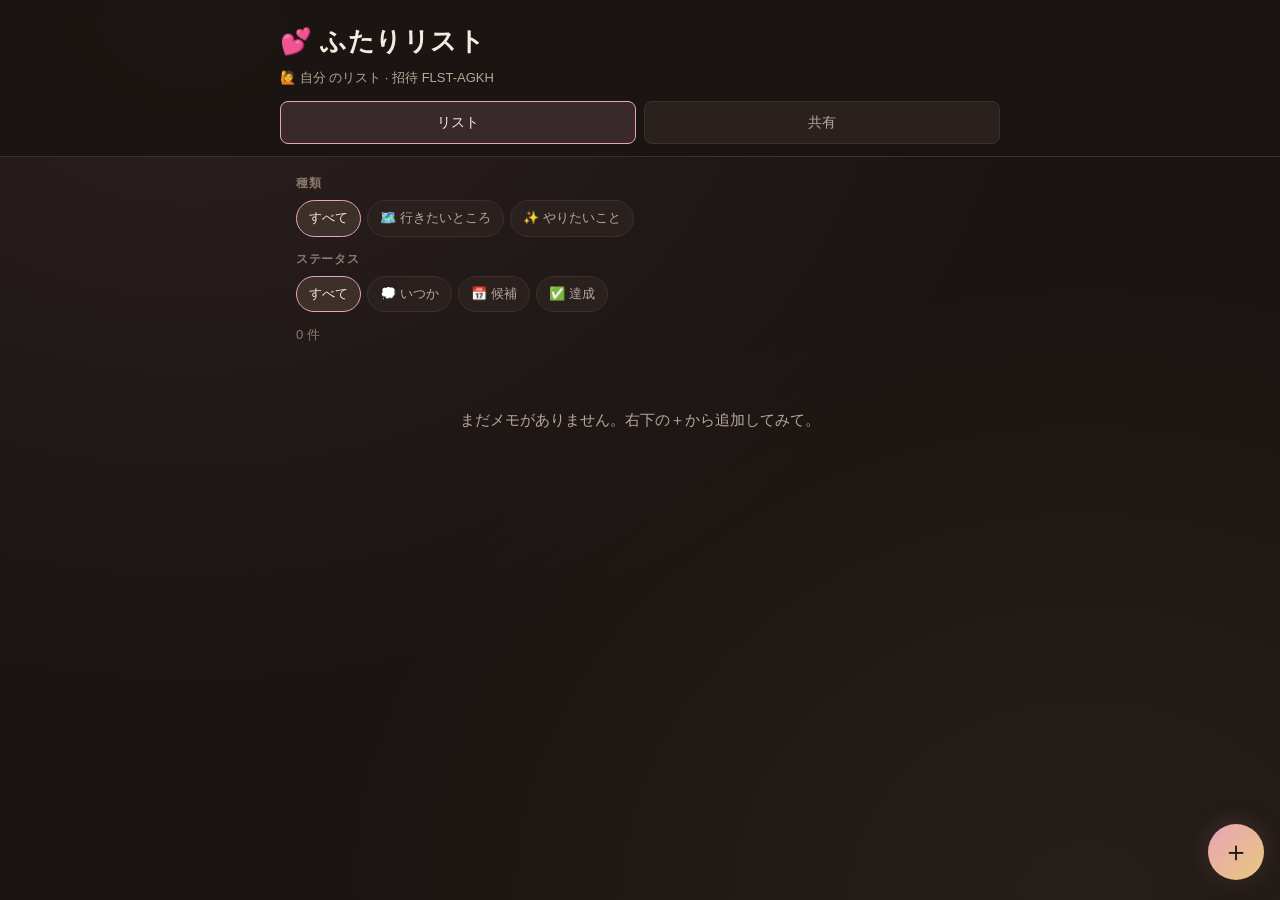
<file: index.html>
<!DOCTYPE html>
<html lang="ja">
<head>
  <meta charset="UTF-8">
  <meta name="viewport" content="width=device-width, initial-scale=1.0, viewport-fit=cover">
  <meta name="description" content="行きたいところ・やりたいことを、ふたりで共有できるリスト">
  <meta name="theme-color" content="#1a1412">
  <meta name="mobile-web-app-capable" content="yes">
  <meta name="apple-mobile-web-app-capable" content="yes">
  <meta name="apple-mobile-web-app-status-bar-style" content="black-translucent">
  <meta name="apple-mobile-web-app-title" content="ふたりリスト">
  <title>💕 ふたりリスト</title>
  <link rel="icon" href="./icons/icon.svg" type="image/svg+xml">
  <link rel="apple-touch-icon" href="./icons/icon.svg">
  <link rel="manifest" href="./manifest.json">
  <link rel="stylesheet" href="styles.css">
</head>
<body>
  <header class="header">
    <div class="header__inner">
      <h1 class="header__title">💕 ふたりリスト</h1>
      <p class="header__subtitle" id="header-subtitle">行きたい・やりたいを、のこしておこう</p>
    </div>
    <nav class="header__nav" aria-label="メイン">
      <button type="button" class="nav-btn nav-btn--active" data-view="list">リスト</button>
      <button type="button" class="nav-btn" data-view="share">共有</button>
    </nav>
  </header>

  <main class="main">
    <!-- リスト画面 -->
    <section id="view-list" class="view view--active">
      <div class="filters">
        <div class="filters__group">
          <h2 class="filters__label">種類</h2>
          <div class="filters__buttons" id="type-filters" role="group"></div>
        </div>
        <div class="filters__group">
          <h2 class="filters__label">ステータス</h2>
          <div class="filters__buttons" id="status-filters" role="group"></div>
        </div>
      </div>

      <p class="result-count" id="result-count" aria-live="polite"></p>

      <section class="item-list" id="item-list" aria-label="リスト一覧"></section>

      <p class="empty-state" id="empty-state" hidden>
        まだメモがありません。右下の＋から追加してみて。
      </p>
    </section>

    <!-- 共有画面 -->
    <section id="view-share" class="view" hidden>
      <div class="share-card">
        <h2 class="share-card__title">👤 あなたはどちら？</h2>
        <p class="share-card__desc">メモの投稿者として記録されます。パートナーが参加したら各自選んでね。</p>
        <div class="member-picker" id="member-picker" role="group" aria-label="メンバー選択"></div>
      </div>

      <div class="share-card">
        <h2 class="share-card__title">✏️ 表示名（端末内のみ）</h2>
        <p class="share-card__desc">本名は GitHub に載りません。ここで設定した名前はこの端末（とエクスポートファイル）にだけ保存されます。</p>
        <label class="field">
          <span class="field__label">自分の表示名（任意）</span>
          <input type="text" class="field__input" id="label-member-a" maxlength="20" placeholder="例: 自分" autocomplete="off">
        </label>
        <label class="field">
          <span class="field__label">相手の表示名（任意）</span>
          <input type="text" class="field__input" id="label-member-b" maxlength="20" placeholder="例: 相手" autocomplete="off">
        </label>
        <button type="button" class="btn btn--ghost" id="save-labels">表示名を保存</button>
      </div>

      <div class="share-card">
        <h2 class="share-card__title">🔗 ワークスペース</h2>
        <p class="share-card__desc">同じコードを入力すると、ふたりのリストが同期できます（クラウド設定後）。</p>
        <div class="invite-code">
          <span class="invite-code__label">招待コード</span>
          <code class="invite-code__value" id="invite-code">------</code>
          <button type="button" class="btn btn--ghost btn--small" id="copy-invite">コピー</button>
        </div>
        <label class="field">
          <span class="field__label">別のワークスペースに参加</span>
          <div class="field__row">
            <input type="text" class="field__input" id="join-code" placeholder="例: FLST-4X2K" autocomplete="off">
            <button type="button" class="btn btn--ghost" id="join-workspace">参加</button>
          </div>
        </label>
      </div>

      <div class="share-card">
        <h2 class="share-card__title">📤 今すぐ共有（ファイル）</h2>
        <p class="share-card__desc">クラウド設定前でも、JSON の送受信でパートナーとリストを共有できます。</p>
        <div class="share-actions">
          <button type="button" class="btn btn--ghost" id="export-json">エクスポート</button>
          <label class="btn btn--ghost">
            インポート
            <input type="file" id="import-json" accept="application/json,.json" hidden>
          </label>
        </div>
        <label class="field field--checkbox">
          <input type="checkbox" id="import-merge" checked>
          <span>既存のメモとマージする（オフで上書き）</span>
        </label>
      </div>

      <div class="share-card">
        <h2 class="share-card__title">☁️ クラウド同期（任意）</h2>
        <p class="share-card__desc">Supabase を設定すると、リアルタイムでふたりのリストが更新されます。</p>
        <label class="field">
          <span class="field__label">Supabase URL</span>
          <input type="url" class="field__input" id="supabase-url" placeholder="https://xxxx.supabase.co">
        </label>
        <label class="field">
          <span class="field__label">Anon Key</span>
          <input type="password" class="field__input" id="supabase-key" placeholder="eyJ...">
        </label>
        <div class="share-actions">
          <button type="button" class="btn btn--primary" id="save-sync">保存して同期</button>
          <button type="button" class="btn btn--ghost" id="sync-now">今すぐ同期</button>
        </div>
        <p class="sync-status" id="sync-status" aria-live="polite"></p>
      </div>

      <div class="share-card share-card--privacy">
        <h2 class="share-card__title">🔒 プライバシー</h2>
        <ul class="privacy-list">
          <li>メモは端末内（localStorage）に保存</li>
          <li>GitHub のコードに本名は含まれない</li>
          <li>表示名は端末内のみ（任意設定）</li>
          <li>エクスポートは自分で実行したときだけ</li>
          <li>クラウド同期は Supabase を自分で設定した場合のみ</li>
        </ul>
      </div>
    </section>
  </main>

  <button type="button" class="fab" id="fab-add" aria-label="新しいメモを追加">＋</button>

  <!-- 追加・編集モーダル -->
  <dialog class="modal" id="item-modal" aria-labelledby="modal-title">
    <form class="modal__form" id="item-form">
      <header class="modal__header">
        <h2 class="modal__title" id="modal-title">メモを追加</h2>
        <button type="button" class="modal__close" id="modal-close" aria-label="閉じる">×</button>
      </header>

      <div class="modal__body">
        <div class="type-toggle" id="type-toggle" role="group" aria-label="種類"></div>

        <label class="field">
          <span class="field__label">タイトル</span>
          <input type="text" class="field__input" id="item-title" required maxlength="80" placeholder="例: 鎌倉の海辺カフェ">
        </label>

        <label class="field">
          <span class="field__label">メモ（任意）</span>
          <textarea class="field__input field__textarea" id="item-memo" rows="3" maxlength="500" placeholder="行きたい理由、候補日、リンクなど"></textarea>
        </label>

        <label class="field">
          <span class="field__label">タグ</span>
          <div class="tag-picker" id="tag-picker" role="group"></div>
        </label>

        <label class="field">
          <span class="field__label">ステータス</span>
          <select class="field__input" id="item-status">
            <option value="someday">💭 いつか</option>
            <option value="planned">📅 候補</option>
            <option value="done">✅ 達成！</option>
          </select>
        </label>

        <label class="field field--checkbox">
          <input type="checkbox" id="item-pinned">
          <span>📌 次はここ！（ピン留め）</span>
        </label>
      </div>

      <footer class="modal__footer">
        <button type="button" class="btn btn--danger" id="item-delete" hidden>削除</button>
        <button type="submit" class="btn btn--primary">保存</button>
      </footer>
    </form>
  </dialog>

  <div class="toast" id="toast" role="status" aria-live="polite" hidden></div>

  <script src="app.js"></script>
</body>
</html>
</file>
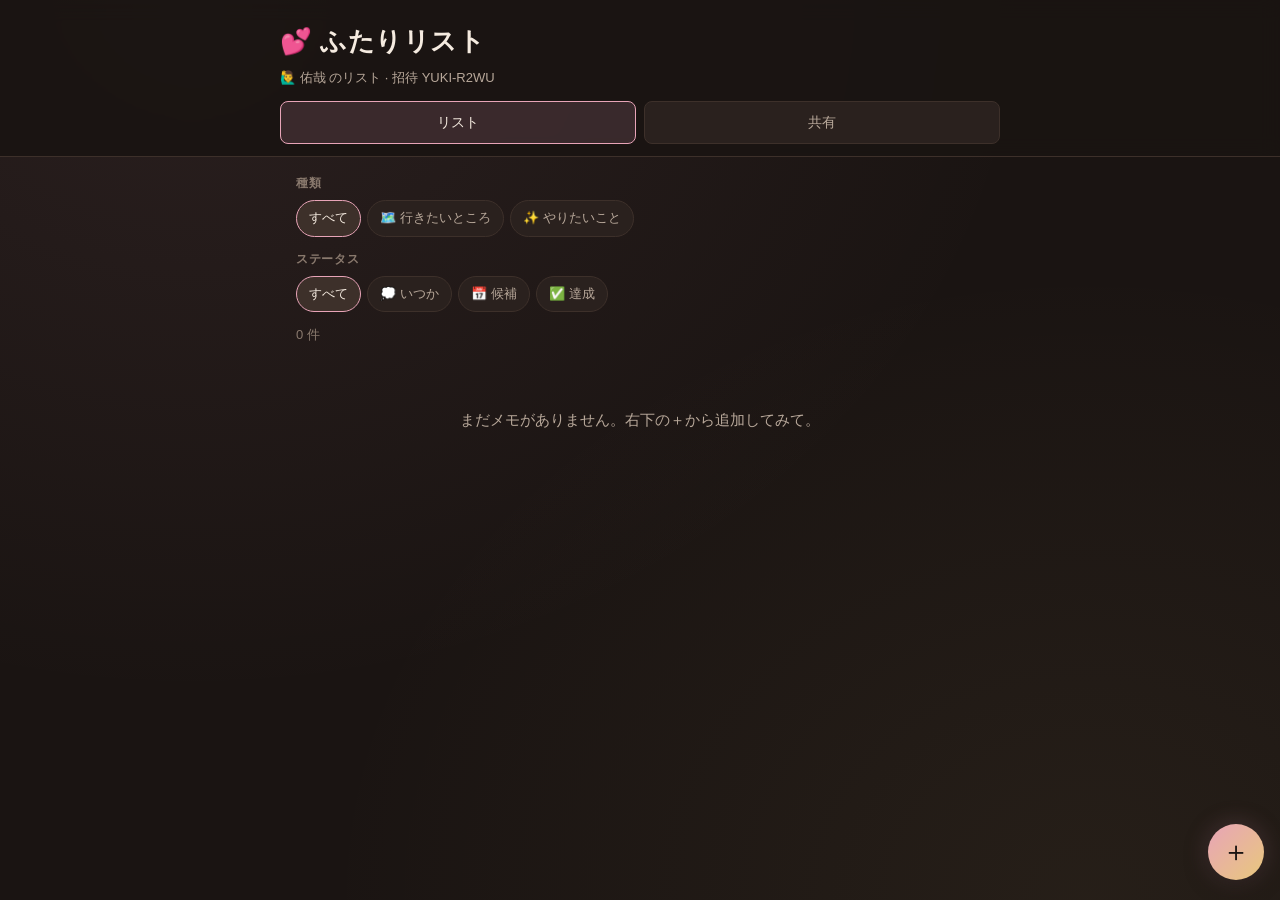
<file: futari-list/index.html>
<!DOCTYPE html>
<html lang="ja">
<head>
  <meta charset="UTF-8">
  <meta name="viewport" content="width=device-width, initial-scale=1.0, viewport-fit=cover">
  <meta name="description" content="行きたいところ・やりたいことを、ふたりで共有できるリスト">
  <meta name="theme-color" content="#1a1412">
  <meta name="mobile-web-app-capable" content="yes">
  <meta name="apple-mobile-web-app-capable" content="yes">
  <meta name="apple-mobile-web-app-status-bar-style" content="black-translucent">
  <meta name="apple-mobile-web-app-title" content="ふたりリスト">
  <title>💕 ふたりリスト</title>
  <link rel="icon" href="./icons/icon.svg" type="image/svg+xml">
  <link rel="apple-touch-icon" href="./icons/icon.svg">
  <link rel="manifest" href="./manifest.json">
  <link rel="stylesheet" href="styles.css">
</head>
<body>
  <header class="header">
    <div class="header__inner">
      <h1 class="header__title">💕 ふたりリスト</h1>
      <p class="header__subtitle" id="header-subtitle">行きたい・やりたいを、のこしておこう</p>
    </div>
    <nav class="header__nav" aria-label="メイン">
      <button type="button" class="nav-btn nav-btn--active" data-view="list">リスト</button>
      <button type="button" class="nav-btn" data-view="share">共有</button>
    </nav>
  </header>

  <main class="main">
    <!-- リスト画面 -->
    <section id="view-list" class="view view--active">
      <div class="filters">
        <div class="filters__group">
          <h2 class="filters__label">種類</h2>
          <div class="filters__buttons" id="type-filters" role="group"></div>
        </div>
        <div class="filters__group">
          <h2 class="filters__label">ステータス</h2>
          <div class="filters__buttons" id="status-filters" role="group"></div>
        </div>
      </div>

      <p class="result-count" id="result-count" aria-live="polite"></p>

      <section class="item-list" id="item-list" aria-label="リスト一覧"></section>

      <p class="empty-state" id="empty-state" hidden>
        まだメモがありません。右下の＋から追加してみて。
      </p>
    </section>

    <!-- 共有画面 -->
    <section id="view-share" class="view" hidden>
      <div class="share-card">
        <h2 class="share-card__title">👤 あなたの名前</h2>
        <p class="share-card__desc">追加したメモに表示されます。祐希ちゃんが参加したら各自選んでね。</p>
        <div class="member-picker" id="member-picker" role="group" aria-label="メンバー選択"></div>
      </div>

      <div class="share-card">
        <h2 class="share-card__title">🔗 ワークスペース</h2>
        <p class="share-card__desc">同じコードを入力すると、ふたりのリストが同期できます（クラウド設定後）。</p>
        <div class="invite-code">
          <span class="invite-code__label">招待コード</span>
          <code class="invite-code__value" id="invite-code">------</code>
          <button type="button" class="btn btn--ghost btn--small" id="copy-invite">コピー</button>
        </div>
        <label class="field">
          <span class="field__label">別のワークスペースに参加</span>
          <div class="field__row">
            <input type="text" class="field__input" id="join-code" placeholder="例: YUKI-4X2K" autocomplete="off">
            <button type="button" class="btn btn--ghost" id="join-workspace">参加</button>
          </div>
        </label>
      </div>

      <div class="share-card">
        <h2 class="share-card__title">📤 今すぐ共有（ファイル）</h2>
        <p class="share-card__desc">クラウド設定前でも、JSONの送受信で祐希ちゃんとリストを共有できます。</p>
        <div class="share-actions">
          <button type="button" class="btn btn--ghost" id="export-json">エクスポート</button>
          <label class="btn btn--ghost">
            インポート
            <input type="file" id="import-json" accept="application/json,.json" hidden>
          </label>
        </div>
        <label class="field field--checkbox">
          <input type="checkbox" id="import-merge" checked>
          <span>既存のメモとマージする（オフで上書き）</span>
        </label>
      </div>

      <div class="share-card">
        <h2 class="share-card__title">☁️ クラウド同期（任意）</h2>
        <p class="share-card__desc">Supabase を設定すると、リアルタイムでふたりのリストが更新されます。</p>
        <label class="field">
          <span class="field__label">Supabase URL</span>
          <input type="url" class="field__input" id="supabase-url" placeholder="https://xxxx.supabase.co">
        </label>
        <label class="field">
          <span class="field__label">Anon Key</span>
          <input type="password" class="field__input" id="supabase-key" placeholder="eyJ...">
        </label>
        <div class="share-actions">
          <button type="button" class="btn btn--primary" id="save-sync">保存して同期</button>
          <button type="button" class="btn btn--ghost" id="sync-now">今すぐ同期</button>
        </div>
        <p class="sync-status" id="sync-status" aria-live="polite"></p>
      </div>
    </section>
  </main>

  <button type="button" class="fab" id="fab-add" aria-label="新しいメモを追加">＋</button>

  <!-- 追加・編集モーダル -->
  <dialog class="modal" id="item-modal" aria-labelledby="modal-title">
    <form class="modal__form" id="item-form">
      <header class="modal__header">
        <h2 class="modal__title" id="modal-title">メモを追加</h2>
        <button type="button" class="modal__close" id="modal-close" aria-label="閉じる">×</button>
      </header>

      <div class="modal__body">
        <div class="type-toggle" id="type-toggle" role="group" aria-label="種類"></div>

        <label class="field">
          <span class="field__label">タイトル</span>
          <input type="text" class="field__input" id="item-title" required maxlength="80" placeholder="例: 鎌倉の海辺カフェ">
        </label>

        <label class="field">
          <span class="field__label">メモ（任意）</span>
          <textarea class="field__input field__textarea" id="item-memo" rows="3" maxlength="500" placeholder="行きたい理由、候補日、リンクなど"></textarea>
        </label>

        <label class="field">
          <span class="field__label">タグ</span>
          <div class="tag-picker" id="tag-picker" role="group"></div>
        </label>

        <label class="field">
          <span class="field__label">ステータス</span>
          <select class="field__input" id="item-status">
            <option value="someday">💭 いつか</option>
            <option value="planned">📅 候補</option>
            <option value="done">✅ 達成！</option>
          </select>
        </label>

        <label class="field field--checkbox">
          <input type="checkbox" id="item-pinned">
          <span>📌 次はここ！（ピン留め）</span>
        </label>
      </div>

      <footer class="modal__footer">
        <button type="button" class="btn btn--danger" id="item-delete" hidden>削除</button>
        <button type="submit" class="btn btn--primary">保存</button>
      </footer>
    </form>
  </dialog>

  <div class="toast" id="toast" role="status" aria-live="polite" hidden></div>

  <script src="app.js"></script>
</body>
</html>
</file>
<file: styles.css>
/* ========================================
   ふたりリスト — Warm dark, couple-friendly
   ======================================== */

:root {
  --bg: #1a1412;
  --bg-card: #241c19;
  --bg-card-hover: #2d2420;
  --bg-filter: #2a211e;
  --bg-filter-active: #3d302a;
  --text: #f5ebe0;
  --text-muted: #b8a89a;
  --text-subtle: #8a7a6e;
  --accent: #e8a4b8;
  --accent-gold: #e8c87c;
  --accent-soft: rgba(232, 164, 184, 0.15);
  --accent-glow: rgba(232, 164, 184, 0.25);
  --border: #3d302a;
  --success: #7cb8a0;
  --danger: #c47a7a;
  --radius: 14px;
  --radius-sm: 8px;
  --shadow: 0 4px 24px rgba(0, 0, 0, 0.4);
  --font: "Hiragino Sans", "Hiragino Kaku Gothic ProN", "Noto Sans JP", sans-serif;
}

*, *::before, *::after { box-sizing: border-box; margin: 0; padding: 0; }

html { font-size: 16px; -webkit-text-size-adjust: 100%; }

body {
  font-family: var(--font);
  background: var(--bg);
  color: var(--text);
  line-height: 1.7;
  min-height: 100vh;
  min-height: 100dvh;
  padding-bottom: calc(5rem + env(safe-area-inset-bottom));
  -webkit-tap-highlight-color: transparent;
  background-image:
    radial-gradient(ellipse at 15% 0%, rgba(232, 164, 184, 0.08) 0%, transparent 55%),
    radial-gradient(ellipse at 85% 100%, rgba(232, 200, 124, 0.06) 0%, transparent 50%);
}

/* Header */
.header {
  padding: calc(1.25rem + env(safe-area-inset-top)) 1rem 0;
  border-bottom: 1px solid var(--border);
  background: rgba(26, 20, 18, 0.9);
  backdrop-filter: blur(10px);
  position: sticky;
  top: 0;
  z-index: 20;
}

.header__inner { max-width: 720px; margin: 0 auto; }

.header__title {
  font-size: 1.4rem;
  font-weight: 700;
  letter-spacing: 0.02em;
}

.header__subtitle {
  font-size: 0.8125rem;
  color: var(--text-muted);
  margin-top: 0.2rem;
}

.header__nav {
  display: flex;
  gap: 0.5rem;
  max-width: 720px;
  margin: 0.75rem auto 0;
  padding-bottom: 0.75rem;
}

.nav-btn {
  flex: 1;
  padding: 0.55rem 1rem;
  border: 1px solid var(--border);
  border-radius: var(--radius-sm);
  background: var(--bg-filter);
  color: var(--text-muted);
  font: inherit;
  font-size: 0.875rem;
  cursor: pointer;
  transition: background 0.15s, color 0.15s, border-color 0.15s;
}

.nav-btn--active {
  background: var(--accent-soft);
  border-color: var(--accent);
  color: var(--text);
}

/* Main */
.main {
  max-width: 720px;
  margin: 0 auto;
  padding: 1rem;
}

.view { display: none; }
.view--active { display: block; }

/* Filters */
.filters { margin-bottom: 0.75rem; }

.filters__group + .filters__group { margin-top: 0.75rem; }

.filters__label {
  font-size: 0.75rem;
  font-weight: 600;
  color: var(--text-subtle);
  text-transform: uppercase;
  letter-spacing: 0.06em;
  margin-bottom: 0.4rem;
}

.filters__buttons {
  display: flex;
  flex-wrap: wrap;
  gap: 0.4rem;
}

.filter-btn {
  padding: 0.4rem 0.75rem;
  border: 1px solid var(--border);
  border-radius: 999px;
  background: var(--bg-filter);
  color: var(--text-muted);
  font: inherit;
  font-size: 0.8125rem;
  cursor: pointer;
  white-space: nowrap;
  transition: all 0.15s;
}

.filter-btn--active {
  background: var(--bg-filter-active);
  border-color: var(--accent);
  color: var(--text);
}

.result-count {
  font-size: 0.8125rem;
  color: var(--text-subtle);
  margin-bottom: 0.75rem;
}

/* Item cards */
.item-list { display: flex; flex-direction: column; gap: 0.65rem; }

.item-card {
  background: var(--bg-card);
  border: 1px solid var(--border);
  border-radius: var(--radius);
  padding: 1rem 1.1rem;
  cursor: pointer;
  transition: background 0.15s, border-color 0.15s, transform 0.1s;
  position: relative;
}

.item-card:active { transform: scale(0.99); }
.item-card:hover { background: var(--bg-card-hover); }

.item-card--pinned {
  border-color: var(--accent);
  box-shadow: 0 0 0 1px var(--accent-soft);
}

.item-card__top {
  display: flex;
  align-items: flex-start;
  justify-content: space-between;
  gap: 0.5rem;
}

.item-card__title {
  font-size: 1rem;
  font-weight: 600;
  line-height: 1.4;
}

.item-card__pin { font-size: 0.875rem; flex-shrink: 0; }

.item-card__memo {
  font-size: 0.875rem;
  color: var(--text-muted);
  margin-top: 0.35rem;
  display: -webkit-box;
  -webkit-line-clamp: 2;
  -webkit-box-orient: vertical;
  overflow: hidden;
}

.item-card__meta {
  display: flex;
  flex-wrap: wrap;
  gap: 0.35rem;
  margin-top: 0.65rem;
  align-items: center;
}

.badge {
  display: inline-flex;
  align-items: center;
  gap: 0.2rem;
  padding: 0.15rem 0.5rem;
  border-radius: 999px;
  font-size: 0.6875rem;
  font-weight: 600;
  letter-spacing: 0.02em;
}

.badge--type-place { background: rgba(124, 184, 160, 0.2); color: var(--success); }
.badge--type-activity { background: rgba(232, 200, 124, 0.2); color: var(--accent-gold); }
.badge--status-someday { background: rgba(138, 122, 110, 0.25); color: var(--text-muted); }
.badge--status-planned { background: rgba(124, 168, 196, 0.2); color: #9ec4dc; }
.badge--status-done { background: rgba(124, 184, 124, 0.2); color: #9ed49e; }
.badge--member { background: var(--accent-soft); color: var(--accent); }

.tag-chip {
  font-size: 0.6875rem;
  color: var(--text-subtle);
  padding: 0.1rem 0.45rem;
  border: 1px solid var(--border);
  border-radius: 999px;
}

.empty-state {
  text-align: center;
  color: var(--text-muted);
  padding: 3rem 1rem;
  font-size: 0.9375rem;
}

/* Share view */
.share-card {
  background: var(--bg-card);
  border: 1px solid var(--border);
  border-radius: var(--radius);
  padding: 1.1rem;
  margin-bottom: 0.85rem;
}

.share-card__title {
  font-size: 1rem;
  font-weight: 600;
  margin-bottom: 0.35rem;
}

.share-card__desc {
  font-size: 0.8125rem;
  color: var(--text-muted);
  margin-bottom: 0.85rem;
}

.invite-code {
  display: flex;
  flex-wrap: wrap;
  align-items: center;
  gap: 0.5rem;
  margin-bottom: 1rem;
  padding: 0.75rem;
  background: var(--bg);
  border-radius: var(--radius-sm);
  border: 1px dashed var(--border);
}

.invite-code__label { font-size: 0.75rem; color: var(--text-subtle); width: 100%; }

.invite-code__value {
  font-size: 1.25rem;
  font-weight: 700;
  letter-spacing: 0.12em;
  color: var(--accent);
  flex: 1;
}

.member-picker, .tag-picker, .type-toggle {
  display: flex;
  flex-wrap: wrap;
  gap: 0.4rem;
}

.member-btn, .tag-btn, .type-btn {
  padding: 0.45rem 0.85rem;
  border: 1px solid var(--border);
  border-radius: 999px;
  background: var(--bg-filter);
  color: var(--text-muted);
  font: inherit;
  font-size: 0.8125rem;
  cursor: pointer;
}

.member-btn--active, .tag-btn--active, .type-btn--active {
  background: var(--accent-soft);
  border-color: var(--accent);
  color: var(--text);
}

.share-actions {
  display: flex;
  flex-wrap: wrap;
  gap: 0.5rem;
  margin-bottom: 0.75rem;
}

.sync-status {
  font-size: 0.8125rem;
  color: var(--text-muted);
  margin-top: 0.5rem;
}

.sync-status--ok { color: var(--success); }
.sync-status--err { color: var(--danger); }

.privacy-list {
  list-style: none;
  font-size: 0.8125rem;
  color: var(--text-muted);
}

.privacy-list li {
  padding: 0.35rem 0;
  padding-left: 1.25rem;
  position: relative;
}

.privacy-list li::before {
  content: '✓';
  position: absolute;
  left: 0;
  color: var(--success);
}

.share-card--privacy {
  border-color: rgba(124, 184, 160, 0.35);
}

/* Form fields */
.field { display: block; margin-bottom: 0.85rem; }

.field__label {
  display: block;
  font-size: 0.75rem;
  font-weight: 600;
  color: var(--text-subtle);
  margin-bottom: 0.35rem;
}

.field__input {
  width: 100%;
  padding: 0.65rem 0.85rem;
  border: 1px solid var(--border);
  border-radius: var(--radius-sm);
  background: var(--bg);
  color: var(--text);
  font: inherit;
  font-size: 0.9375rem;
}

.field__input:focus {
  outline: none;
  border-color: var(--accent);
  box-shadow: 0 0 0 3px var(--accent-soft);
}

.field__textarea { resize: vertical; min-height: 4.5rem; }

.field__row { display: flex; gap: 0.5rem; }
.field__row .field__input { flex: 1; }

.field--checkbox {
  display: flex;
  align-items: center;
  gap: 0.5rem;
  font-size: 0.875rem;
  color: var(--text-muted);
  cursor: pointer;
}

.field--checkbox input { width: 1.1rem; height: 1.1rem; accent-color: var(--accent); }

/* Buttons */
.btn {
  display: inline-flex;
  align-items: center;
  justify-content: center;
  padding: 0.6rem 1.1rem;
  border: none;
  border-radius: var(--radius-sm);
  font: inherit;
  font-size: 0.875rem;
  font-weight: 600;
  cursor: pointer;
  transition: opacity 0.15s, transform 0.1s;
}

.btn:active { transform: scale(0.97); }

.btn--primary {
  background: linear-gradient(135deg, var(--accent), #d490a8);
  color: #1a1412;
}

.btn--ghost {
  background: var(--bg-filter);
  border: 1px solid var(--border);
  color: var(--text);
}

.btn--danger {
  background: rgba(196, 122, 122, 0.2);
  border: 1px solid var(--danger);
  color: var(--danger);
}

.btn--small { padding: 0.35rem 0.65rem; font-size: 0.75rem; }

/* FAB */
.fab {
  position: fixed;
  right: calc(1rem + env(safe-area-inset-right));
  bottom: calc(1.25rem + env(safe-area-inset-bottom));
  width: 3.5rem;
  height: 3.5rem;
  border: none;
  border-radius: 50%;
  background: linear-gradient(135deg, var(--accent), var(--accent-gold));
  color: #1a1412;
  font-size: 1.75rem;
  font-weight: 300;
  line-height: 1;
  cursor: pointer;
  box-shadow: var(--shadow), 0 0 24px var(--accent-glow);
  z-index: 30;
  transition: transform 0.15s;
}

.fab:active { transform: scale(0.92); }

/* Modal */
.modal {
  width: min(100% - 2rem, 480px);
  max-height: calc(100dvh - 2rem);
  margin: auto;
  padding: 0;
  border: 1px solid var(--border);
  border-radius: var(--radius);
  background: var(--bg-card);
  color: var(--text);
  box-shadow: var(--shadow);
}

.modal::backdrop { background: rgba(0, 0, 0, 0.65); }

.modal__form { display: flex; flex-direction: column; max-height: calc(100dvh - 2rem); }

.modal__header {
  display: flex;
  align-items: center;
  justify-content: space-between;
  padding: 1rem 1.1rem;
  border-bottom: 1px solid var(--border);
}

.modal__title { font-size: 1.1rem; font-weight: 700; }

.modal__close {
  width: 2rem;
  height: 2rem;
  border: none;
  border-radius: 50%;
  background: var(--bg-filter);
  color: var(--text-muted);
  font-size: 1.25rem;
  line-height: 1;
  cursor: pointer;
}

.modal__body {
  padding: 1rem 1.1rem;
  overflow-y: auto;
  flex: 1;
}

.modal__footer {
  display: flex;
  justify-content: flex-end;
  gap: 0.5rem;
  padding: 0.85rem 1.1rem;
  border-top: 1px solid var(--border);
}

.modal__footer .btn--danger { margin-right: auto; }

/* Toast */
.toast {
  position: fixed;
  left: 50%;
  bottom: calc(5.5rem + env(safe-area-inset-bottom));
  transform: translateX(-50%);
  padding: 0.65rem 1.25rem;
  background: var(--bg-card);
  border: 1px solid var(--accent);
  border-radius: 999px;
  font-size: 0.875rem;
  box-shadow: var(--shadow);
  z-index: 50;
  white-space: nowrap;
  max-width: calc(100% - 2rem);
  overflow: hidden;
  text-overflow: ellipsis;
}

@media (min-width: 640px) {
  .header__title { font-size: 1.6rem; }
  .item-card__title { font-size: 1.0625rem; }
}
</file>
<file: futari-list/styles.css>
/* ========================================
   ふたりリスト — Warm dark, couple-friendly
   ======================================== */

:root {
  --bg: #1a1412;
  --bg-card: #241c19;
  --bg-card-hover: #2d2420;
  --bg-filter: #2a211e;
  --bg-filter-active: #3d302a;
  --text: #f5ebe0;
  --text-muted: #b8a89a;
  --text-subtle: #8a7a6e;
  --accent: #e8a4b8;
  --accent-gold: #e8c87c;
  --accent-soft: rgba(232, 164, 184, 0.15);
  --accent-glow: rgba(232, 164, 184, 0.25);
  --border: #3d302a;
  --success: #7cb8a0;
  --danger: #c47a7a;
  --radius: 14px;
  --radius-sm: 8px;
  --shadow: 0 4px 24px rgba(0, 0, 0, 0.4);
  --font: "Hiragino Sans", "Hiragino Kaku Gothic ProN", "Noto Sans JP", sans-serif;
}

*, *::before, *::after { box-sizing: border-box; margin: 0; padding: 0; }

html { font-size: 16px; -webkit-text-size-adjust: 100%; }

body {
  font-family: var(--font);
  background: var(--bg);
  color: var(--text);
  line-height: 1.7;
  min-height: 100vh;
  min-height: 100dvh;
  padding-bottom: calc(5rem + env(safe-area-inset-bottom));
  -webkit-tap-highlight-color: transparent;
  background-image:
    radial-gradient(ellipse at 15% 0%, rgba(232, 164, 184, 0.08) 0%, transparent 55%),
    radial-gradient(ellipse at 85% 100%, rgba(232, 200, 124, 0.06) 0%, transparent 50%);
}

/* Header */
.header {
  padding: calc(1.25rem + env(safe-area-inset-top)) 1rem 0;
  border-bottom: 1px solid var(--border);
  background: rgba(26, 20, 18, 0.9);
  backdrop-filter: blur(10px);
  position: sticky;
  top: 0;
  z-index: 20;
}

.header__inner { max-width: 720px; margin: 0 auto; }

.header__title {
  font-size: 1.4rem;
  font-weight: 700;
  letter-spacing: 0.02em;
}

.header__subtitle {
  font-size: 0.8125rem;
  color: var(--text-muted);
  margin-top: 0.2rem;
}

.header__nav {
  display: flex;
  gap: 0.5rem;
  max-width: 720px;
  margin: 0.75rem auto 0;
  padding-bottom: 0.75rem;
}

.nav-btn {
  flex: 1;
  padding: 0.55rem 1rem;
  border: 1px solid var(--border);
  border-radius: var(--radius-sm);
  background: var(--bg-filter);
  color: var(--text-muted);
  font: inherit;
  font-size: 0.875rem;
  cursor: pointer;
  transition: background 0.15s, color 0.15s, border-color 0.15s;
}

.nav-btn--active {
  background: var(--accent-soft);
  border-color: var(--accent);
  color: var(--text);
}

/* Main */
.main {
  max-width: 720px;
  margin: 0 auto;
  padding: 1rem;
}

.view { display: none; }
.view--active { display: block; }

/* Filters */
.filters { margin-bottom: 0.75rem; }

.filters__group + .filters__group { margin-top: 0.75rem; }

.filters__label {
  font-size: 0.75rem;
  font-weight: 600;
  color: var(--text-subtle);
  text-transform: uppercase;
  letter-spacing: 0.06em;
  margin-bottom: 0.4rem;
}

.filters__buttons {
  display: flex;
  flex-wrap: wrap;
  gap: 0.4rem;
}

.filter-btn {
  padding: 0.4rem 0.75rem;
  border: 1px solid var(--border);
  border-radius: 999px;
  background: var(--bg-filter);
  color: var(--text-muted);
  font: inherit;
  font-size: 0.8125rem;
  cursor: pointer;
  white-space: nowrap;
  transition: all 0.15s;
}

.filter-btn--active {
  background: var(--bg-filter-active);
  border-color: var(--accent);
  color: var(--text);
}

.result-count {
  font-size: 0.8125rem;
  color: var(--text-subtle);
  margin-bottom: 0.75rem;
}

/* Item cards */
.item-list { display: flex; flex-direction: column; gap: 0.65rem; }

.item-card {
  background: var(--bg-card);
  border: 1px solid var(--border);
  border-radius: var(--radius);
  padding: 1rem 1.1rem;
  cursor: pointer;
  transition: background 0.15s, border-color 0.15s, transform 0.1s;
  position: relative;
}

.item-card:active { transform: scale(0.99); }
.item-card:hover { background: var(--bg-card-hover); }

.item-card--pinned {
  border-color: var(--accent);
  box-shadow: 0 0 0 1px var(--accent-soft);
}

.item-card__top {
  display: flex;
  align-items: flex-start;
  justify-content: space-between;
  gap: 0.5rem;
}

.item-card__title {
  font-size: 1rem;
  font-weight: 600;
  line-height: 1.4;
}

.item-card__pin { font-size: 0.875rem; flex-shrink: 0; }

.item-card__memo {
  font-size: 0.875rem;
  color: var(--text-muted);
  margin-top: 0.35rem;
  display: -webkit-box;
  -webkit-line-clamp: 2;
  -webkit-box-orient: vertical;
  overflow: hidden;
}

.item-card__meta {
  display: flex;
  flex-wrap: wrap;
  gap: 0.35rem;
  margin-top: 0.65rem;
  align-items: center;
}

.badge {
  display: inline-flex;
  align-items: center;
  gap: 0.2rem;
  padding: 0.15rem 0.5rem;
  border-radius: 999px;
  font-size: 0.6875rem;
  font-weight: 600;
  letter-spacing: 0.02em;
}

.badge--type-place { background: rgba(124, 184, 160, 0.2); color: var(--success); }
.badge--type-activity { background: rgba(232, 200, 124, 0.2); color: var(--accent-gold); }
.badge--status-someday { background: rgba(138, 122, 110, 0.25); color: var(--text-muted); }
.badge--status-planned { background: rgba(124, 168, 196, 0.2); color: #9ec4dc; }
.badge--status-done { background: rgba(124, 184, 124, 0.2); color: #9ed49e; }
.badge--member { background: var(--accent-soft); color: var(--accent); }

.tag-chip {
  font-size: 0.6875rem;
  color: var(--text-subtle);
  padding: 0.1rem 0.45rem;
  border: 1px solid var(--border);
  border-radius: 999px;
}

.empty-state {
  text-align: center;
  color: var(--text-muted);
  padding: 3rem 1rem;
  font-size: 0.9375rem;
}

/* Share view */
.share-card {
  background: var(--bg-card);
  border: 1px solid var(--border);
  border-radius: var(--radius);
  padding: 1.1rem;
  margin-bottom: 0.85rem;
}

.share-card__title {
  font-size: 1rem;
  font-weight: 600;
  margin-bottom: 0.35rem;
}

.share-card__desc {
  font-size: 0.8125rem;
  color: var(--text-muted);
  margin-bottom: 0.85rem;
}

.invite-code {
  display: flex;
  flex-wrap: wrap;
  align-items: center;
  gap: 0.5rem;
  margin-bottom: 1rem;
  padding: 0.75rem;
  background: var(--bg);
  border-radius: var(--radius-sm);
  border: 1px dashed var(--border);
}

.invite-code__label { font-size: 0.75rem; color: var(--text-subtle); width: 100%; }

.invite-code__value {
  font-size: 1.25rem;
  font-weight: 700;
  letter-spacing: 0.12em;
  color: var(--accent);
  flex: 1;
}

.member-picker, .tag-picker, .type-toggle {
  display: flex;
  flex-wrap: wrap;
  gap: 0.4rem;
}

.member-btn, .tag-btn, .type-btn {
  padding: 0.45rem 0.85rem;
  border: 1px solid var(--border);
  border-radius: 999px;
  background: var(--bg-filter);
  color: var(--text-muted);
  font: inherit;
  font-size: 0.8125rem;
  cursor: pointer;
}

.member-btn--active, .tag-btn--active, .type-btn--active {
  background: var(--accent-soft);
  border-color: var(--accent);
  color: var(--text);
}

.share-actions {
  display: flex;
  flex-wrap: wrap;
  gap: 0.5rem;
  margin-bottom: 0.75rem;
}

.sync-status {
  font-size: 0.8125rem;
  color: var(--text-muted);
  margin-top: 0.5rem;
}

.sync-status--ok { color: var(--success); }
.sync-status--err { color: var(--danger); }

/* Form fields */
.field { display: block; margin-bottom: 0.85rem; }

.field__label {
  display: block;
  font-size: 0.75rem;
  font-weight: 600;
  color: var(--text-subtle);
  margin-bottom: 0.35rem;
}

.field__input {
  width: 100%;
  padding: 0.65rem 0.85rem;
  border: 1px solid var(--border);
  border-radius: var(--radius-sm);
  background: var(--bg);
  color: var(--text);
  font: inherit;
  font-size: 0.9375rem;
}

.field__input:focus {
  outline: none;
  border-color: var(--accent);
  box-shadow: 0 0 0 3px var(--accent-soft);
}

.field__textarea { resize: vertical; min-height: 4.5rem; }

.field__row { display: flex; gap: 0.5rem; }
.field__row .field__input { flex: 1; }

.field--checkbox {
  display: flex;
  align-items: center;
  gap: 0.5rem;
  font-size: 0.875rem;
  color: var(--text-muted);
  cursor: pointer;
}

.field--checkbox input { width: 1.1rem; height: 1.1rem; accent-color: var(--accent); }

/* Buttons */
.btn {
  display: inline-flex;
  align-items: center;
  justify-content: center;
  padding: 0.6rem 1.1rem;
  border: none;
  border-radius: var(--radius-sm);
  font: inherit;
  font-size: 0.875rem;
  font-weight: 600;
  cursor: pointer;
  transition: opacity 0.15s, transform 0.1s;
}

.btn:active { transform: scale(0.97); }

.btn--primary {
  background: linear-gradient(135deg, var(--accent), #d490a8);
  color: #1a1412;
}

.btn--ghost {
  background: var(--bg-filter);
  border: 1px solid var(--border);
  color: var(--text);
}

.btn--danger {
  background: rgba(196, 122, 122, 0.2);
  border: 1px solid var(--danger);
  color: var(--danger);
}

.btn--small { padding: 0.35rem 0.65rem; font-size: 0.75rem; }

/* FAB */
.fab {
  position: fixed;
  right: calc(1rem + env(safe-area-inset-right));
  bottom: calc(1.25rem + env(safe-area-inset-bottom));
  width: 3.5rem;
  height: 3.5rem;
  border: none;
  border-radius: 50%;
  background: linear-gradient(135deg, var(--accent), var(--accent-gold));
  color: #1a1412;
  font-size: 1.75rem;
  font-weight: 300;
  line-height: 1;
  cursor: pointer;
  box-shadow: var(--shadow), 0 0 24px var(--accent-glow);
  z-index: 30;
  transition: transform 0.15s;
}

.fab:active { transform: scale(0.92); }

/* Modal */
.modal {
  width: min(100% - 2rem, 480px);
  max-height: calc(100dvh - 2rem);
  margin: auto;
  padding: 0;
  border: 1px solid var(--border);
  border-radius: var(--radius);
  background: var(--bg-card);
  color: var(--text);
  box-shadow: var(--shadow);
}

.modal::backdrop { background: rgba(0, 0, 0, 0.65); }

.modal__form { display: flex; flex-direction: column; max-height: calc(100dvh - 2rem); }

.modal__header {
  display: flex;
  align-items: center;
  justify-content: space-between;
  padding: 1rem 1.1rem;
  border-bottom: 1px solid var(--border);
}

.modal__title { font-size: 1.1rem; font-weight: 700; }

.modal__close {
  width: 2rem;
  height: 2rem;
  border: none;
  border-radius: 50%;
  background: var(--bg-filter);
  color: var(--text-muted);
  font-size: 1.25rem;
  line-height: 1;
  cursor: pointer;
}

.modal__body {
  padding: 1rem 1.1rem;
  overflow-y: auto;
  flex: 1;
}

.modal__footer {
  display: flex;
  justify-content: flex-end;
  gap: 0.5rem;
  padding: 0.85rem 1.1rem;
  border-top: 1px solid var(--border);
}

.modal__footer .btn--danger { margin-right: auto; }

/* Toast */
.toast {
  position: fixed;
  left: 50%;
  bottom: calc(5.5rem + env(safe-area-inset-bottom));
  transform: translateX(-50%);
  padding: 0.65rem 1.25rem;
  background: var(--bg-card);
  border: 1px solid var(--accent);
  border-radius: 999px;
  font-size: 0.875rem;
  box-shadow: var(--shadow);
  z-index: 50;
  white-space: nowrap;
  max-width: calc(100% - 2rem);
  overflow: hidden;
  text-overflow: ellipsis;
}

@media (min-width: 640px) {
  .header__title { font-size: 1.6rem; }
  .item-card__title { font-size: 1.0625rem; }
}
</file>
